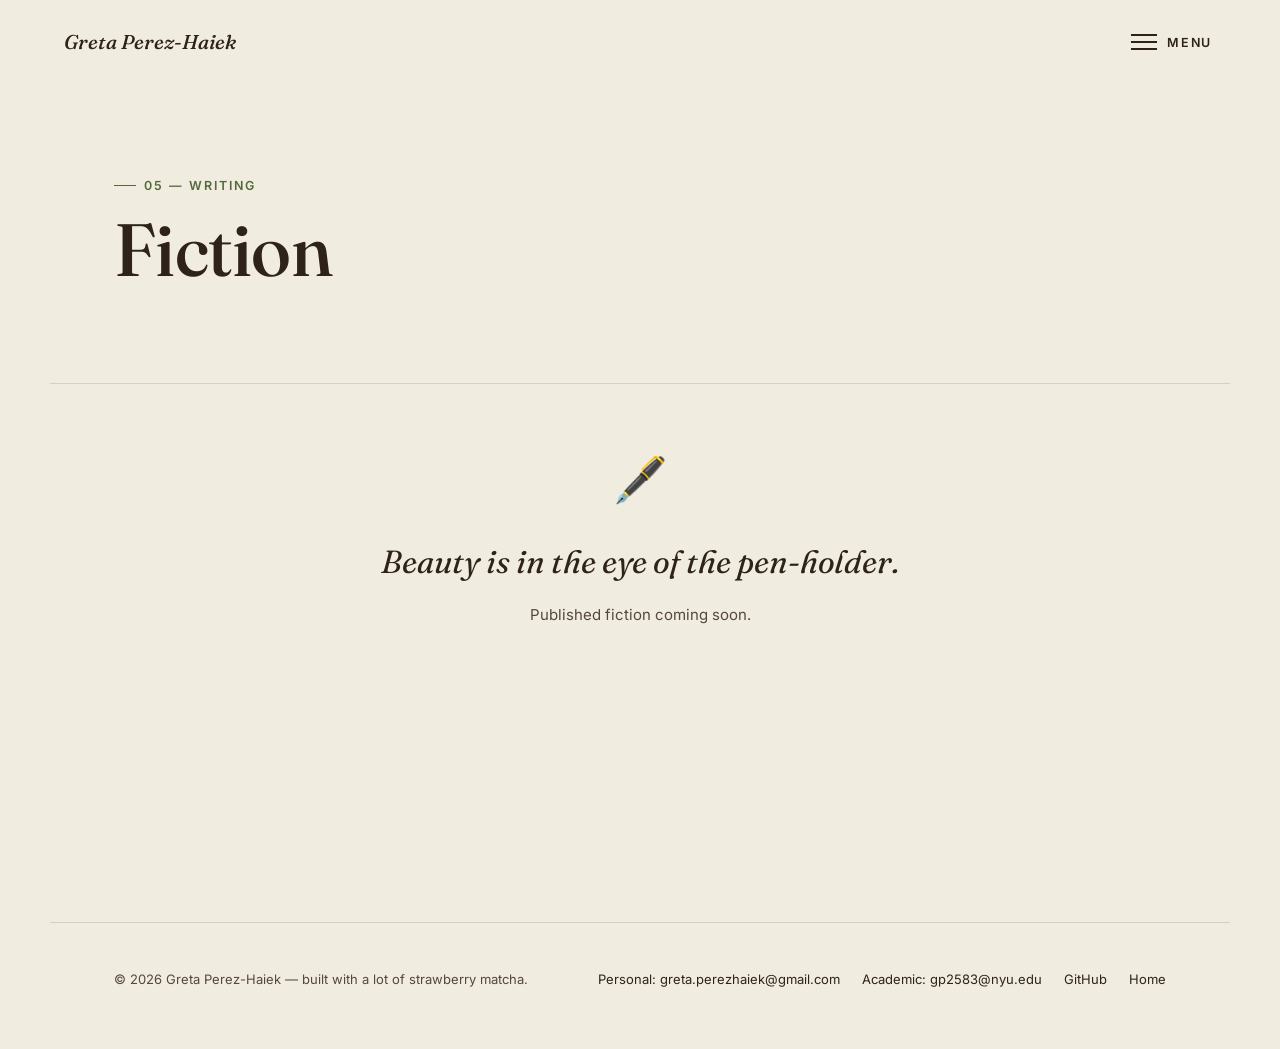
<file: fiction.html>
<!doctype html>
<html lang="en">
<head>
<meta charset="utf-8" />
<meta name="viewport" content="width=device-width, initial-scale=1" />
<title>Fiction — Greta Perez-Haiek</title>
<link rel="preconnect" href="https://fonts.googleapis.com" />
<link rel="preconnect" href="https://fonts.gstatic.com" crossorigin />
<link href="https://fonts.googleapis.com/css2?family=Fraunces:ital,opsz,wght@0,9..144,300;0,9..144,500;0,9..144,600;1,9..144,400;1,9..144,500&family=Inter:wght@400;500;600&display=swap" rel="stylesheet" />
<link rel="stylesheet" href="assets/css/style.css" />
</head>
<body>

  <header class="topbar">
    <a class="wordmark" href="index.html">Greta Perez-Haiek</a>
    <button class="menu-btn" aria-label="Toggle menu">
      <span class="bars"><span></span><span></span><span></span></span>
      Menu
    </button>
  </header>

  <nav class="overlay-nav" aria-label="Primary">
    <ul class="overlay-nav-list">
      <li><a href="index.html"><span class="num">01</span> Home</a></li>
      <li><a href="publications.html"><span class="num">02</span> Publications</a></li>
      <li><a href="projects.html"><span class="num">03</span> Projects</a></li>
      <li><a href="gallery.html"><span class="num">04</span> Photo Gallery</a></li>
      <li><a href="fiction.html"><span class="num">05</span> Fiction</a></li>
      <li><a href="mentorship.html"><span class="num">06</span> Mentorship</a></li>
    </ul>
    <div class="overlay-nav-foot">
      <span>&copy; <span class="js-year"></span> Greta Perez-Haiek</span>
      <a href="mailto:greta.perezhaiek@gmail.com">greta.perezhaiek@gmail.com</a>
    </div>
  </nav>

  <div class="page-hero">
    <div class="eyebrow">05 — Writing</div>
    <h1>Fiction</h1>
  </div>

  <div class="section">
    <div class="fiction-empty reveal">
      <div class="fiction-empty-emoji" aria-hidden="true">🖋️</div>
      <p class="fiction-empty-line">Beauty is in the eye of the pen-holder.</p>
      <p class="fiction-empty-sub">Published fiction coming soon.</p>
    </div>
  </div>

  <footer class="site-footer">
    <span>&copy; <span class="js-year"></span> Greta Perez-Haiek — built with a lot of strawberry matcha.</span>
    <span class="footer-links">
      <a href="mailto:greta.perezhaiek@gmail.com">Personal: greta.perezhaiek@gmail.com</a>
      <a href="mailto:gp2583@nyu.edu">Academic: gp2583@nyu.edu</a>
      <a href="https://github.com/mythicane">GitHub</a>
      <a href="index.html">Home</a>
    </span>
  </footer>

  <script src="assets/js/main.js"></script>
</body>
</html>
</file>
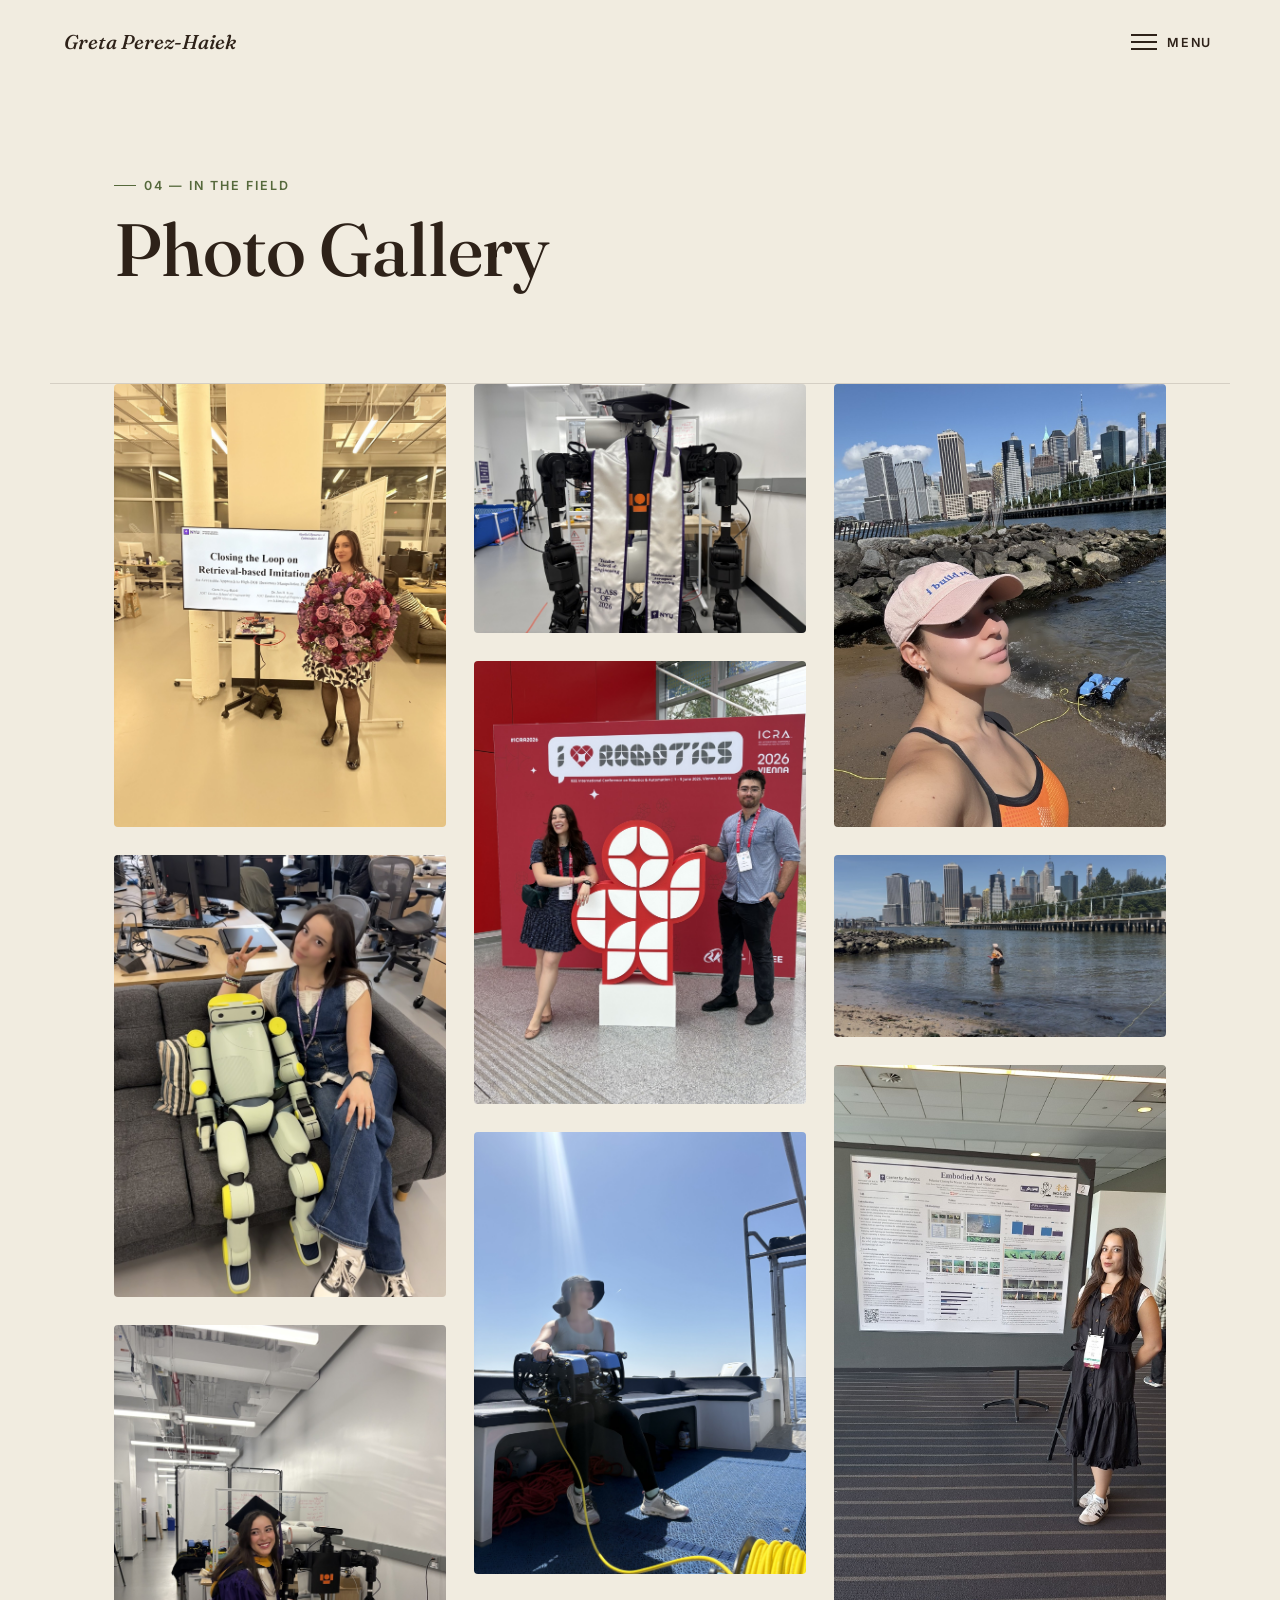
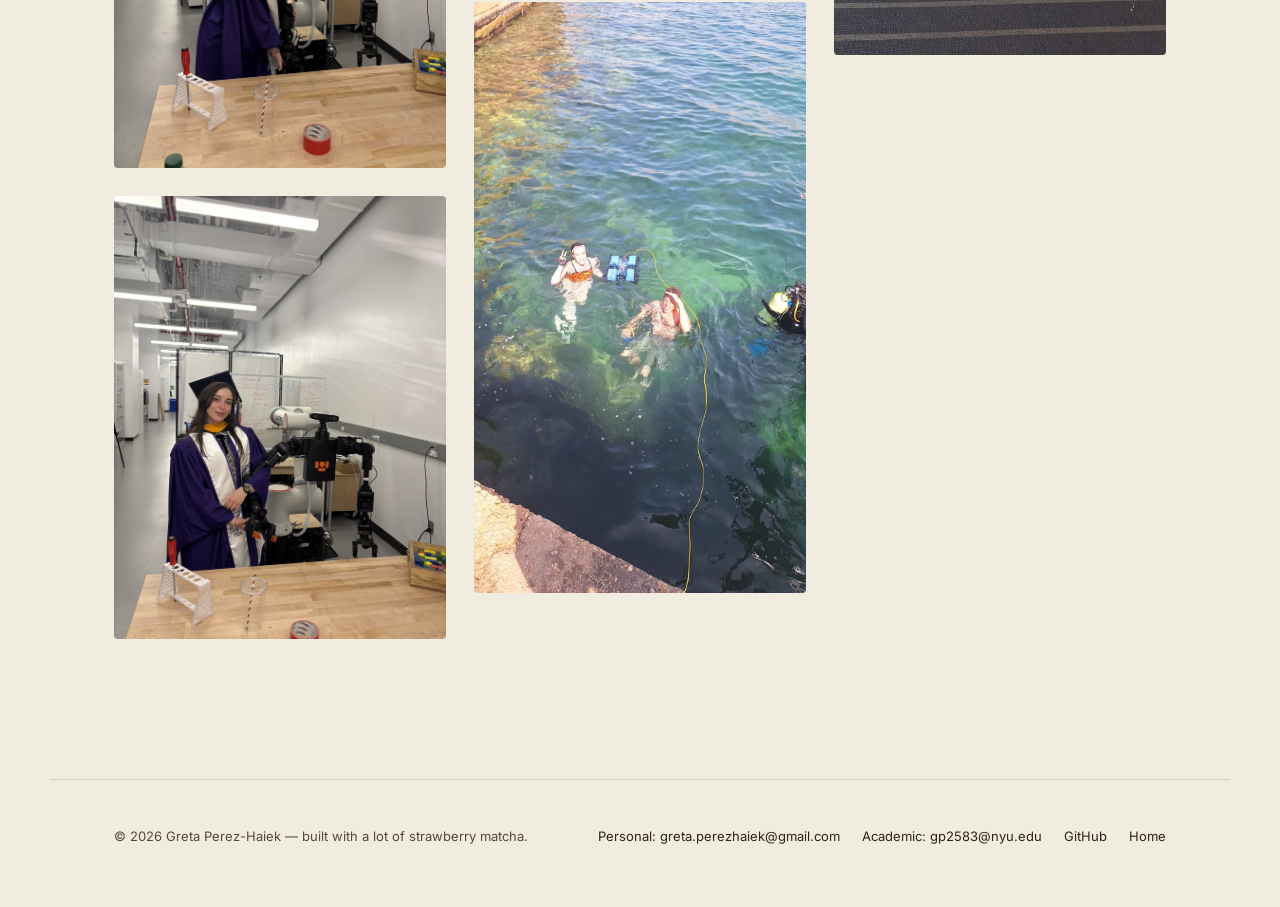
<file: gallery.html>
<!doctype html>
<html lang="en">
<head>
<meta charset="utf-8" />
<meta name="viewport" content="width=device-width, initial-scale=1" />
<title>Photo Gallery — Greta Perez-Haiek</title>
<link rel="preconnect" href="https://fonts.googleapis.com" />
<link rel="preconnect" href="https://fonts.gstatic.com" crossorigin />
<link href="https://fonts.googleapis.com/css2?family=Fraunces:ital,opsz,wght@0,9..144,300;0,9..144,500;0,9..144,600;1,9..144,400;1,9..144,500&family=Inter:wght@400;500;600&display=swap" rel="stylesheet" />
<link rel="stylesheet" href="assets/css/style.css" />
</head>
<body>

  <header class="topbar">
    <a class="wordmark" href="index.html">Greta Perez-Haiek</a>
    <button class="menu-btn" aria-label="Toggle menu">
      <span class="bars"><span></span><span></span><span></span></span>
      Menu
    </button>
  </header>

  <nav class="overlay-nav" aria-label="Primary">
    <ul class="overlay-nav-list">
      <li><a href="index.html"><span class="num">01</span> Home</a></li>
      <li><a href="publications.html"><span class="num">02</span> Publications</a></li>
      <li><a href="projects.html"><span class="num">03</span> Projects</a></li>
      <li><a href="gallery.html"><span class="num">04</span> Photo Gallery</a></li>
      <li><a href="fiction.html"><span class="num">05</span> Fiction</a></li>
      <li><a href="mentorship.html"><span class="num">06</span> Mentorship</a></li>
    </ul>
    <div class="overlay-nav-foot">
      <span>&copy; <span class="js-year"></span> Greta Perez-Haiek</span>
      <a href="mailto:greta.perezhaiek@gmail.com">greta.perezhaiek@gmail.com</a>
    </div>
  </nav>

  <div class="page-hero">
    <div class="eyebrow">04 — In the field</div>
    <h1>Photo Gallery</h1>
  </div>

  <div class="gallery-board">
    <div class="gallery-tile reveal">
      <img src="assets/img/gallery/2025-12-thesis-defense.jpg" alt="Greta Perez-Haiek holding flowers after her MSc thesis defense, next to the title slide" loading="lazy">
    </div>

    <div class="gallery-tile reveal">
      <img src="assets/img/gallery/2026-04-lab-humanoid.jpg" alt="Greta Perez-Haiek sitting with the lab's bipedal humanoid robot, giving a peace sign" loading="lazy">
    </div>

    <div class="gallery-tile reveal">
      <img src="assets/img/gallery/2026-05-commencement-1.jpg" alt="Greta Perez-Haiek smiling in cap and gown at NYU commencement, next to a robot arm" loading="lazy">
    </div>

    <div class="gallery-tile reveal">
      <img src="assets/img/gallery/2026-05-commencement-2.jpg" alt="Greta Perez-Haiek in cap and gown at NYU commencement, a second photo" loading="lazy">
    </div>

    <div class="gallery-tile reveal">
      <img src="assets/img/gallery/2026-05-robot-graduate.jpg" alt="The lab's robot wearing a graduation cap and Class of 2026 stole" loading="lazy">
    </div>

    <div class="gallery-tile reveal">
      <img src="assets/img/gallery/2026-06-icra-vienna.jpg" alt="Greta Perez-Haiek and a colleague at ICRA 2026 in Vienna" loading="lazy">
    </div>

    <div class="gallery-tile reveal">
      <img src="assets/img/gallery/2026-06-bluerov-trials.jpg" alt="Greta Perez-Haiek piloting a BlueROV from a boat at sea" loading="lazy">
    </div>

    <div class="gallery-tile reveal">
      <img src="assets/img/gallery/2026-malta-trials.jpg" alt="Two swimmers and a diver with the ROV in Manoel Island Marina, Malta" loading="lazy">
    </div>

    <div class="gallery-tile reveal">
      <img src="assets/img/gallery/2026-08-shore-deployment.jpg" alt="Greta Perez-Haiek wading the ROV out of the water with the Manhattan skyline behind her" loading="lazy">
    </div>

    <div class="gallery-tile reveal">
      <img src="assets/img/gallery/2026-08-teleop-harbor.jpg" alt="Greta Perez-Haiek wading in NYC harbor at dusk with a camera rig, skyline behind her" loading="lazy">
    </div>

    <div class="gallery-tile reveal">
      <img src="assets/img/gallery/2026-10-iros-poster.jpg" alt="Greta Perez-Haiek presenting the Embodied at Sea poster at IROS 2026" loading="lazy">
    </div>
  </div>

  <footer class="site-footer">
    <span>&copy; <span class="js-year"></span> Greta Perez-Haiek — built with a lot of strawberry matcha.</span>
    <span class="footer-links">
      <a href="mailto:greta.perezhaiek@gmail.com">Personal: greta.perezhaiek@gmail.com</a>
      <a href="mailto:gp2583@nyu.edu">Academic: gp2583@nyu.edu</a>
      <a href="https://github.com/mythicane">GitHub</a>
      <a href="index.html">Home</a>
    </span>
  </footer>

  <script src="assets/js/main.js"></script>
</body>
</html>
</file>
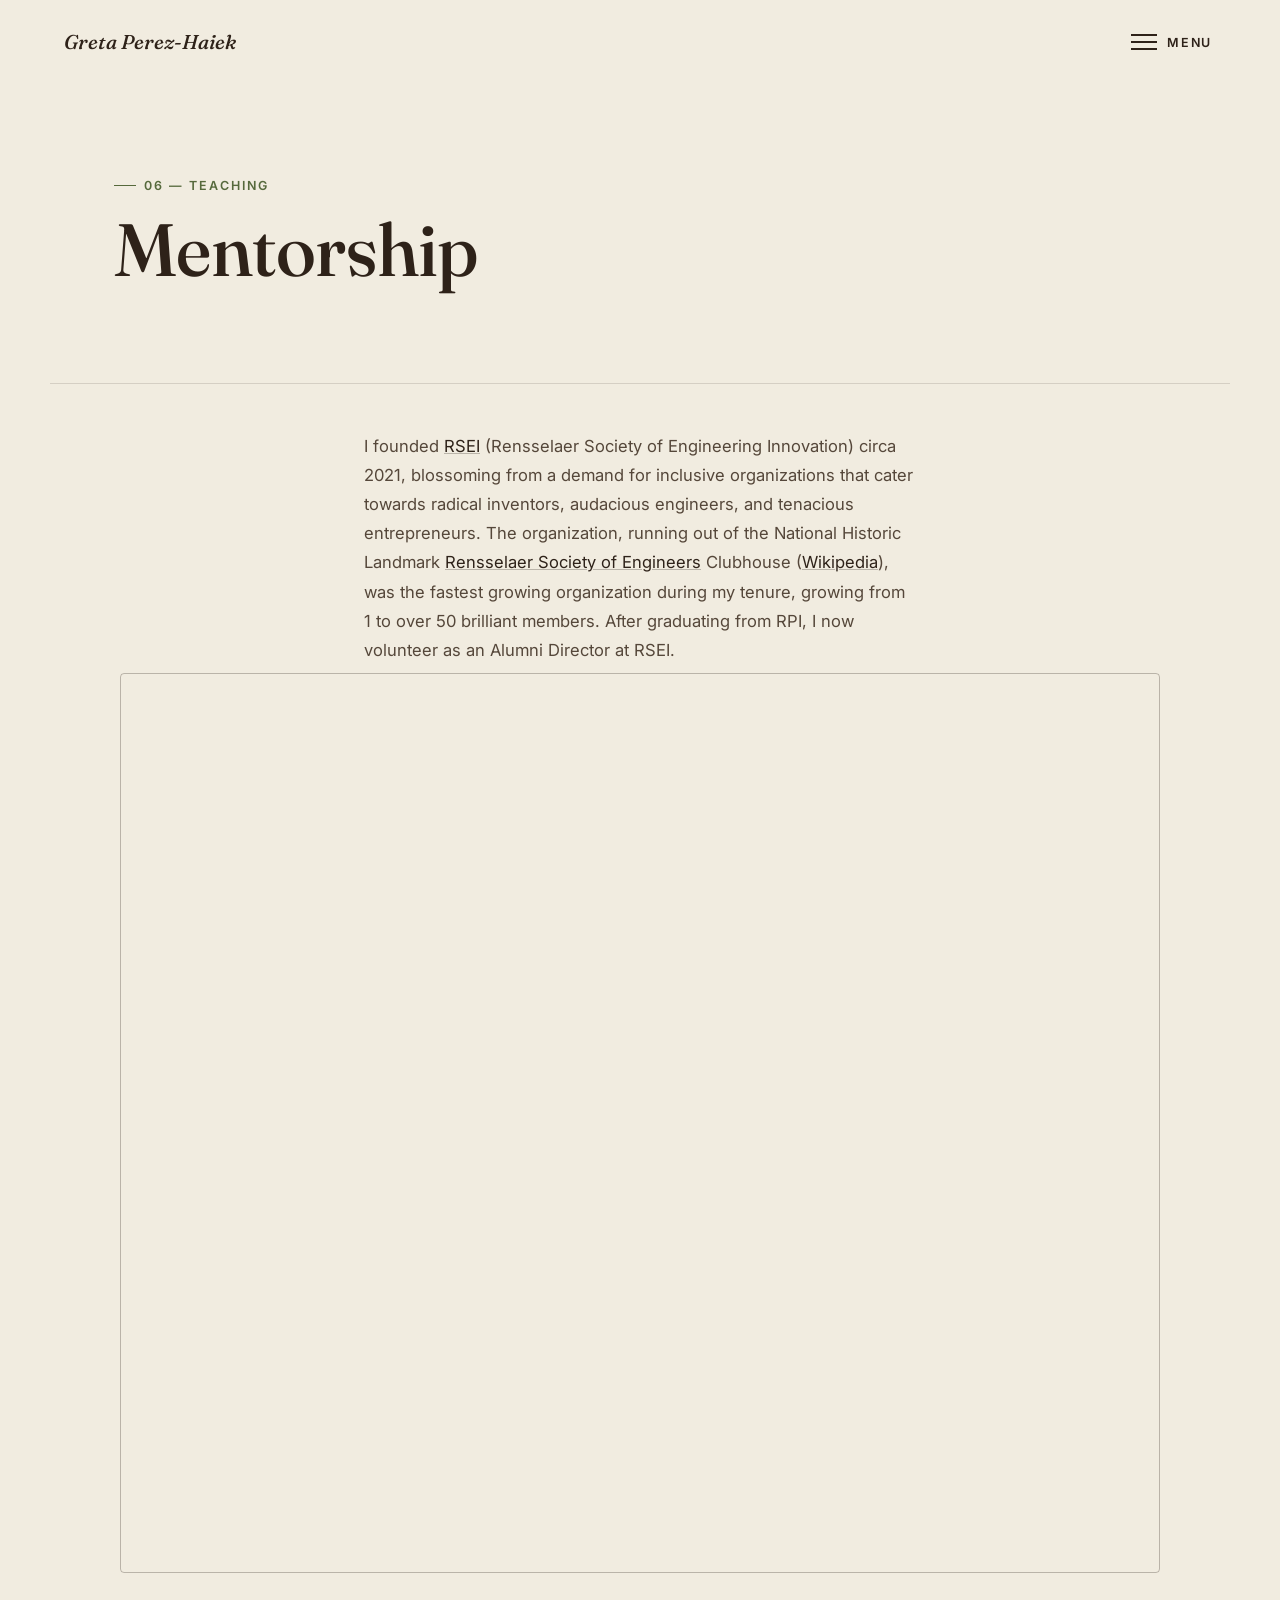
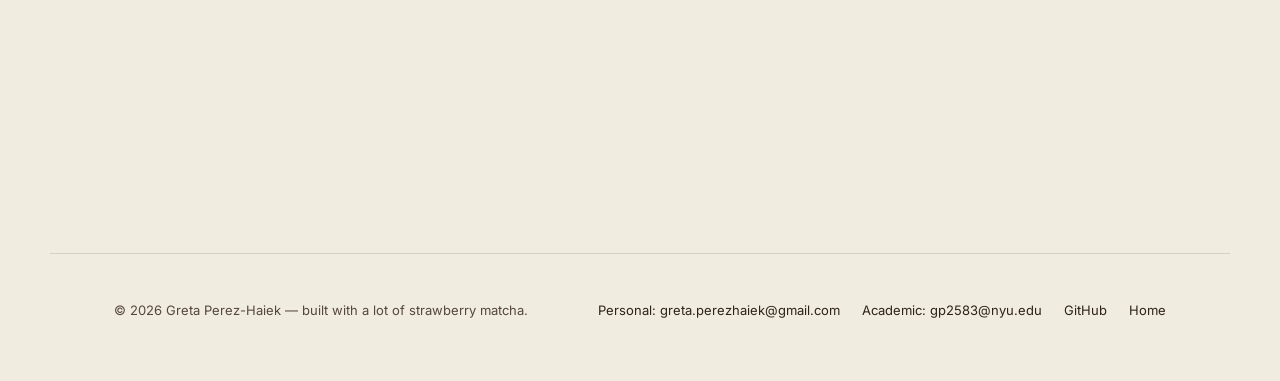
<file: mentorship.html>
<!doctype html>
<html lang="en">
<head>
<meta charset="utf-8" />
<meta name="viewport" content="width=device-width, initial-scale=1" />
<title>Mentorship — Greta Perez-Haiek</title>
<link rel="preconnect" href="https://fonts.googleapis.com" />
<link rel="preconnect" href="https://fonts.gstatic.com" crossorigin />
<link href="https://fonts.googleapis.com/css2?family=Fraunces:ital,opsz,wght@0,9..144,300;0,9..144,500;0,9..144,600;1,9..144,400;1,9..144,500&family=Inter:wght@400;500;600&display=swap" rel="stylesheet" />
<link rel="stylesheet" href="assets/css/style.css" />
</head>
<body>

  <header class="topbar">
    <a class="wordmark" href="index.html">Greta Perez-Haiek</a>
    <button class="menu-btn" aria-label="Toggle menu">
      <span class="bars"><span></span><span></span><span></span></span>
      Menu
    </button>
  </header>

  <nav class="overlay-nav" aria-label="Primary">
    <ul class="overlay-nav-list">
      <li><a href="index.html"><span class="num">01</span> Home</a></li>
      <li><a href="publications.html"><span class="num">02</span> Publications</a></li>
      <li><a href="projects.html"><span class="num">03</span> Projects</a></li>
      <li><a href="gallery.html"><span class="num">04</span> Photo Gallery</a></li>
      <li><a href="fiction.html"><span class="num">05</span> Fiction</a></li>
      <li><a href="mentorship.html"><span class="num">06</span> Mentorship</a></li>
    </ul>
    <div class="overlay-nav-foot">
      <span>&copy; <span class="js-year"></span> Greta Perez-Haiek</span>
      <a href="mailto:greta.perezhaiek@gmail.com">greta.perezhaiek@gmail.com</a>
    </div>
  </nav>

  <div class="page-hero">
    <div class="eyebrow">06 — Teaching</div>
    <h1>Mentorship</h1>
  </div>

  <p class="wrap intro-para reveal">
    I founded <a href="https://rsei.tech/" target="_blank" rel="noopener">RSEI</a> (Rensselaer Society of Engineering Innovation) circa 2021, blossoming from a demand for inclusive organizations that cater towards radical inventors, audacious engineers, and tenacious entrepreneurs. The organization, running out of the National Historic Landmark <a href="https://rse.org/" target="_blank" rel="noopener">Rensselaer Society of Engineers</a> Clubhouse (<a href="https://en.wikipedia.org/wiki/Rensselaer_Society_of_Engineers" target="_blank" rel="noopener">Wikipedia</a>), was the fastest growing organization during my tenure, growing from 1 to over 50 brilliant members. After graduating from RPI, I now volunteer as an Alumni Director at RSEI.
  </p>

  <div class="section">
    <div class="pdf-embed reveal">
      <iframe src="assets/pdf/RSEction_may2023.pdf#navpanes=0" title="InteRSEction, May 2023"></iframe>
    </div>
  </div>

  <footer class="site-footer">
    <span>&copy; <span class="js-year"></span> Greta Perez-Haiek — built with a lot of strawberry matcha.</span>
    <span class="footer-links">
      <a href="mailto:greta.perezhaiek@gmail.com">Personal: greta.perezhaiek@gmail.com</a>
      <a href="mailto:gp2583@nyu.edu">Academic: gp2583@nyu.edu</a>
      <a href="https://github.com/mythicane">GitHub</a>
      <a href="index.html">Home</a>
    </span>
  </footer>

  <script src="assets/js/main.js"></script>
</body>
</html>
</file>
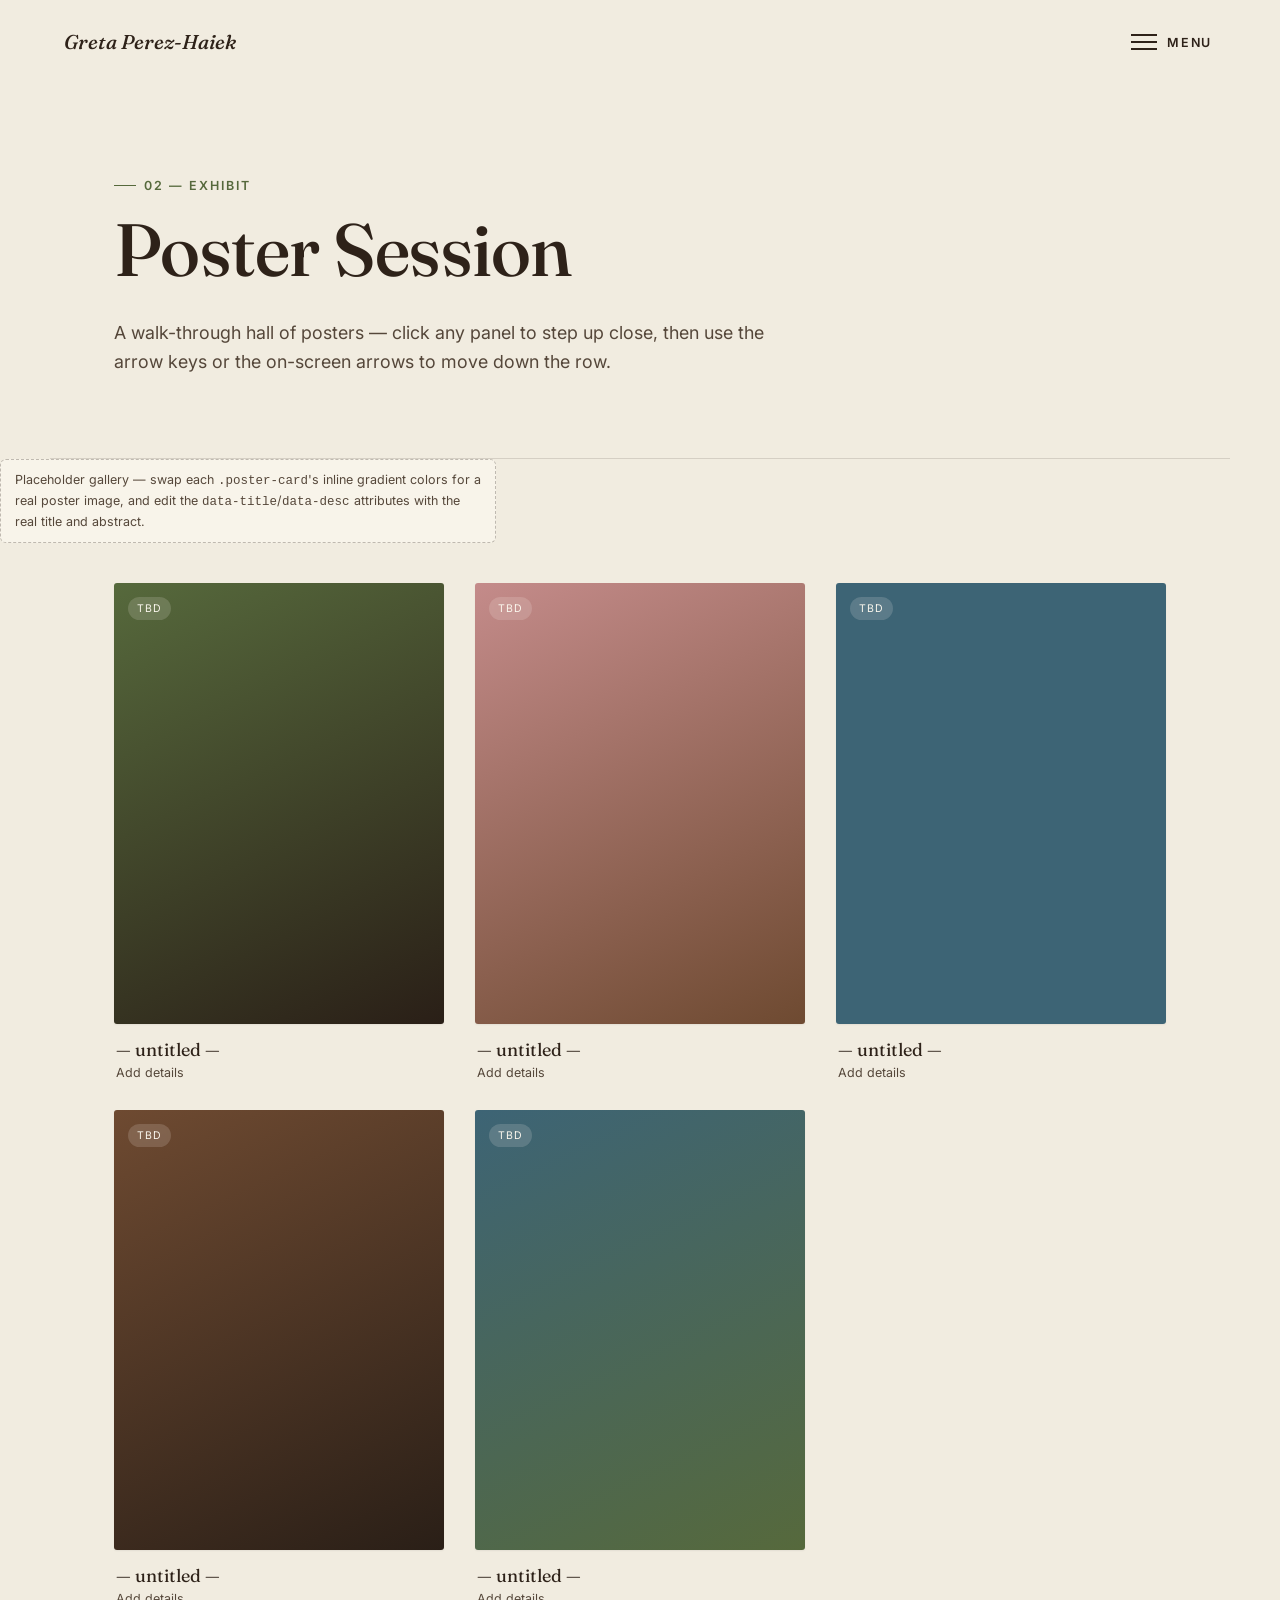
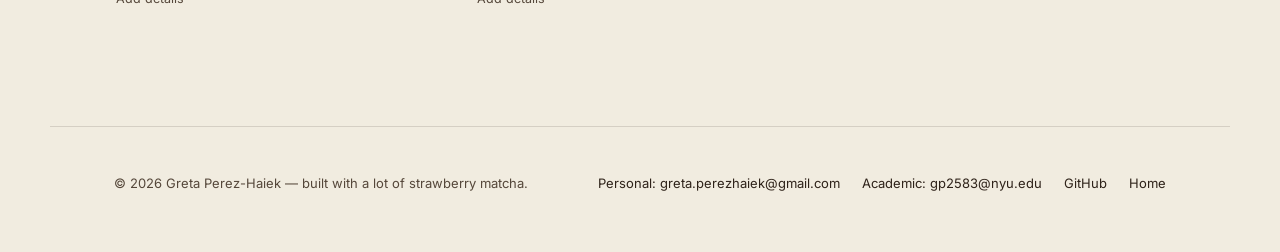
<file: poster-session.html>
<!doctype html>
<html lang="en">
<head>
<meta charset="utf-8" />
<meta name="viewport" content="width=device-width, initial-scale=1" />
<title>Poster Session — Greta Perez-Haiek</title>
<link rel="preconnect" href="https://fonts.googleapis.com" />
<link rel="preconnect" href="https://fonts.gstatic.com" crossorigin />
<link href="https://fonts.googleapis.com/css2?family=Fraunces:ital,opsz,wght@0,9..144,300;0,9..144,500;0,9..144,600;1,9..144,400;1,9..144,500&family=Inter:wght@400;500;600&display=swap" rel="stylesheet" />
<link rel="stylesheet" href="assets/css/style.css" />
</head>
<body>

  <header class="topbar">
    <a class="wordmark" href="index.html">Greta Perez-Haiek</a>
    <button class="menu-btn" aria-label="Toggle menu">
      <span class="bars"><span></span><span></span><span></span></span>
      Menu
    </button>
  </header>

  <nav class="overlay-nav" aria-label="Primary">
    <ul class="overlay-nav-list">
      <li><a href="index.html"><span class="num">01</span> Home</a></li>
      <li><a href="publications.html"><span class="num">02</span> Publications</a></li>
      <li><a href="projects.html"><span class="num">03</span> Projects</a></li>
      <li><a href="gallery.html"><span class="num">04</span> Photo Gallery</a></li>
      <li><a href="fiction.html"><span class="num">05</span> Fiction</a></li>
      <li><a href="mentorship.html"><span class="num">06</span> Mentorship</a></li>
    </ul>
    <div class="overlay-nav-foot">
      <span>&copy; <span class="js-year"></span> Greta Perez-Haiek</span>
      <a href="mailto:greta.perezhaiek@gmail.com">greta.perezhaiek@gmail.com</a>
    </div>
  </nav>

  <div class="page-hero">
    <div class="eyebrow">02 — Exhibit</div>
    <h1>Poster Session</h1>
    <p class="lede">A walk-through hall of posters — click any panel to step up close, then use the arrow keys or the on-screen arrows to move down the row.</p>
  </div>

  <p class="wrap placeholder-note">Placeholder gallery — swap each <code>.poster-card</code>'s inline gradient colors for a real poster image, and edit the <code>data-title</code>/<code>data-desc</code> attributes with the real title and abstract.</p>

  <div class="poster-grid">
    <button class="poster-card" data-title="Dataset placeholder" data-desc="Add your first poster here — title, venue, one-paragraph abstract." data-c1="#56693c" data-c2="#2a1f17">
      <div class="poster-frame" style="--pc1:#56693c;--pc2:#2a1f17"><span class="poster-tag">TBD</span></div>
      <div class="poster-meta"><div class="poster-title">— untitled —</div><div class="poster-sub">Add details</div></div>
    </button>

    <button class="poster-card" data-title="Dataset placeholder" data-desc="Add your second poster here — title, venue, one-paragraph abstract." data-c1="#c48b8a" data-c2="#6e4a31">
      <div class="poster-frame" style="--pc1:#c48b8a;--pc2:#6e4a31"><span class="poster-tag">TBD</span></div>
      <div class="poster-meta"><div class="poster-title">— untitled —</div><div class="poster-sub">Add details</div></div>
    </button>

    <button class="poster-card" data-title="Dataset placeholder" data-desc="Add your third poster here — title, venue, one-paragraph abstract." data-c1="#3d6475" data-c2="#3d6475">
      <div class="poster-frame" style="--pc1:#3d6475;--pc2:#3d6475"><span class="poster-tag">TBD</span></div>
      <div class="poster-meta"><div class="poster-title">— untitled —</div><div class="poster-sub">Add details</div></div>
    </button>

    <button class="poster-card" data-title="Dataset placeholder" data-desc="Add your fourth poster here — title, venue, one-paragraph abstract." data-c1="#6e4a31" data-c2="#2a1f17">
      <div class="poster-frame" style="--pc1:#6e4a31;--pc2:#2a1f17"><span class="poster-tag">TBD</span></div>
      <div class="poster-meta"><div class="poster-title">— untitled —</div><div class="poster-sub">Add details</div></div>
    </button>

    <button class="poster-card" data-title="Dataset placeholder" data-desc="Add your fifth poster here — title, venue, one-paragraph abstract." data-c1="#3d6475" data-c2="#56693c">
      <div class="poster-frame" style="--pc1:#3d6475;--pc2:#56693c"><span class="poster-tag">TBD</span></div>
      <div class="poster-meta"><div class="poster-title">— untitled —</div><div class="poster-sub">Add details</div></div>
    </button>
  </div>

  <div class="lightbox">
    <button class="lightbox-close" aria-label="Close">&#10005;</button>
    <button class="lightbox-prev" aria-label="Previous">&#8592;</button>
    <button class="lightbox-next" aria-label="Next">&#8594;</button>
    <div class="lightbox-panel">
      <div class="lightbox-frame"></div>
      <h3></h3>
      <p></p>
    </div>
  </div>

  <footer class="site-footer">
    <span>&copy; <span class="js-year"></span> Greta Perez-Haiek — built with a lot of strawberry matcha.</span>
    <span class="footer-links">
      <a href="mailto:greta.perezhaiek@gmail.com">Personal: greta.perezhaiek@gmail.com</a>
      <a href="mailto:gp2583@nyu.edu">Academic: gp2583@nyu.edu</a>
      <a href="https://github.com/mythicane">GitHub</a>
      <a href="index.html">Home</a>
    </span>
  </footer>

  <script src="assets/js/main.js"></script>
</body>
</html>
</file>
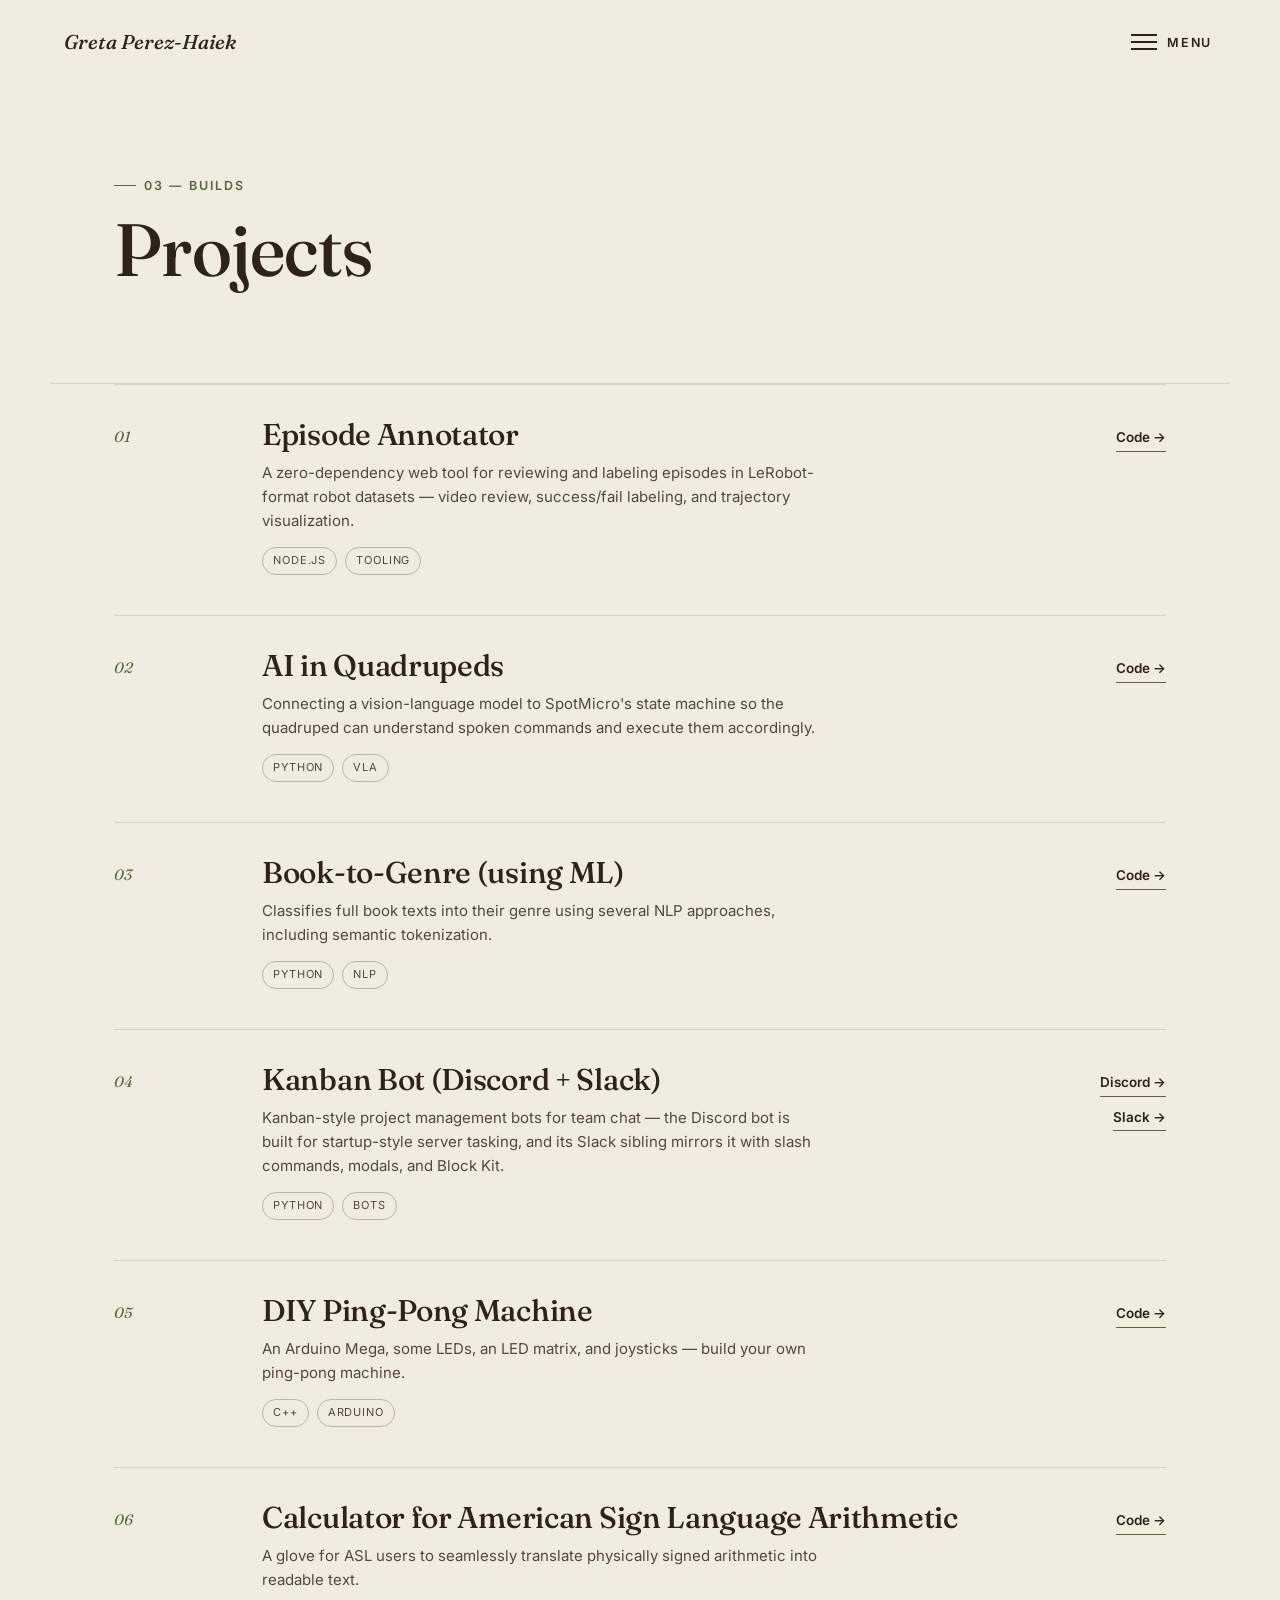
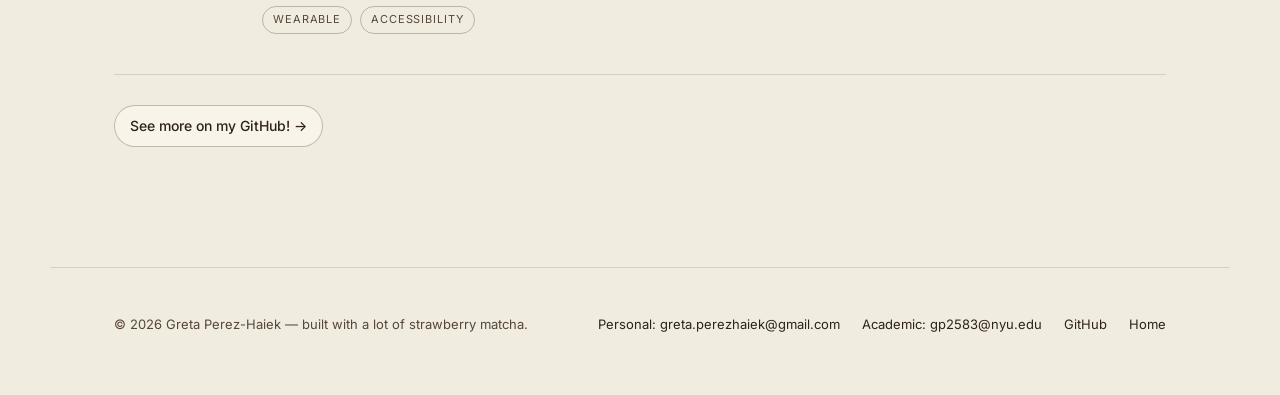
<file: projects.html>
<!doctype html>
<html lang="en">
<head>
<meta charset="utf-8" />
<meta name="viewport" content="width=device-width, initial-scale=1" />
<title>Projects — Greta Perez-Haiek</title>
<link rel="preconnect" href="https://fonts.googleapis.com" />
<link rel="preconnect" href="https://fonts.gstatic.com" crossorigin />
<link href="https://fonts.googleapis.com/css2?family=Fraunces:ital,opsz,wght@0,9..144,300;0,9..144,500;0,9..144,600;1,9..144,400;1,9..144,500&family=Inter:wght@400;500;600&display=swap" rel="stylesheet" />
<link rel="stylesheet" href="assets/css/style.css" />
</head>
<body>

  <header class="topbar">
    <a class="wordmark" href="index.html">Greta Perez-Haiek</a>
    <button class="menu-btn" aria-label="Toggle menu">
      <span class="bars"><span></span><span></span><span></span></span>
      Menu
    </button>
  </header>

  <nav class="overlay-nav" aria-label="Primary">
    <ul class="overlay-nav-list">
      <li><a href="index.html"><span class="num">01</span> Home</a></li>
      <li><a href="publications.html"><span class="num">02</span> Publications</a></li>
      <li><a href="projects.html"><span class="num">03</span> Projects</a></li>
      <li><a href="gallery.html"><span class="num">04</span> Photo Gallery</a></li>
      <li><a href="fiction.html"><span class="num">05</span> Fiction</a></li>
      <li><a href="mentorship.html"><span class="num">06</span> Mentorship</a></li>
    </ul>
    <div class="overlay-nav-foot">
      <span>&copy; <span class="js-year"></span> Greta Perez-Haiek</span>
      <a href="mailto:greta.perezhaiek@gmail.com">greta.perezhaiek@gmail.com</a>
    </div>
  </nav>

  <div class="page-hero">
    <div class="eyebrow">03 — Builds</div>
    <h1>Projects</h1>
  </div>

  <div class="section">
    <div class="entry-list reveal-stagger">
      <div class="entry reveal">
        <div class="entry-index">01</div>
        <div>
          <h3 class="entry-title">Episode Annotator</h3>
          <p class="entry-desc">A zero-dependency web tool for reviewing and labeling episodes in LeRobot-format robot datasets — video review, success/fail labeling, and trajectory visualization.</p>
          <div class="entry-tags"><span class="tag">Node.js</span><span class="tag">Tooling</span></div>
        </div>
        <div class="entry-links">
          <a href="https://github.com/mythicane/annotation-tool" target="_blank" rel="noopener">Code →</a>
        </div>
      </div>

      <div class="entry reveal">
        <div class="entry-index">02</div>
        <div>
          <h3 class="entry-title">AI in Quadrupeds</h3>
          <p class="entry-desc">Connecting a vision-language model to SpotMicro's state machine so the quadruped can understand spoken commands and execute them accordingly.</p>
          <div class="entry-tags"><span class="tag">Python</span><span class="tag">VLA</span></div>
        </div>
        <div class="entry-links">
          <a href="https://github.com/mythicane/AI-in-Quadrupeds" target="_blank" rel="noopener">Code →</a>
        </div>
      </div>

      <div class="entry reveal">
        <div class="entry-index">03</div>
        <div>
          <h3 class="entry-title">Book-to-Genre (using ML)</h3>
          <p class="entry-desc">Classifies full book texts into their genre using several NLP approaches, including semantic tokenization.</p>
          <div class="entry-tags"><span class="tag">Python</span><span class="tag">NLP</span></div>
        </div>
        <div class="entry-links">
          <a href="https://github.com/mythicane/Book-To-Genre-using-ML" target="_blank" rel="noopener">Code →</a>
        </div>
      </div>

      <div class="entry reveal">
        <div class="entry-index">04</div>
        <div>
          <h3 class="entry-title">Kanban Bot (Discord + Slack)</h3>
          <p class="entry-desc">Kanban-style project management bots for team chat — the Discord bot is built for startup-style server tasking, and its Slack sibling mirrors it with slash commands, modals, and Block Kit.</p>
          <div class="entry-tags"><span class="tag">Python</span><span class="tag">Bots</span></div>
        </div>
        <div class="entry-links">
          <a href="https://github.com/mythicane/Kanban-Discord-Bot" target="_blank" rel="noopener">Discord →</a>
          <a href="https://github.com/mythicane/Kanban-Slack-Bot" target="_blank" rel="noopener">Slack →</a>
        </div>
      </div>

      <div class="entry reveal">
        <div class="entry-index">05</div>
        <div>
          <h3 class="entry-title">DIY Ping-Pong Machine</h3>
          <p class="entry-desc">An Arduino Mega, some LEDs, an LED matrix, and joysticks — build your own ping-pong machine.</p>
          <div class="entry-tags"><span class="tag">C++</span><span class="tag">Arduino</span></div>
        </div>
        <div class="entry-links">
          <a href="https://github.com/mythicane/DIY-Ping-Pong-Machine" target="_blank" rel="noopener">Code →</a>
        </div>
      </div>

      <div class="entry reveal">
        <div class="entry-index">06</div>
        <div>
          <h3 class="entry-title">Calculator for American Sign Language Arithmetic</h3>
          <p class="entry-desc">A glove for ASL users to seamlessly translate physically signed arithmetic into readable text.</p>
          <div class="entry-tags"><span class="tag">Wearable</span><span class="tag">Accessibility</span></div>
        </div>
        <div class="entry-links">
          <a href="https://github.com/mythicane/Calculator-for-American-Sign-Language-Arithmetic" target="_blank" rel="noopener">Code →</a>
        </div>
      </div>
    </div>

    <div class="entry-list-more reveal">
      <a class="pl" href="https://github.com/mythicane" target="_blank" rel="noopener">See more on my GitHub! →</a>
    </div>
  </div>

  <footer class="site-footer">
    <span>&copy; <span class="js-year"></span> Greta Perez-Haiek — built with a lot of strawberry matcha.</span>
    <span class="footer-links">
      <a href="mailto:greta.perezhaiek@gmail.com">Personal: greta.perezhaiek@gmail.com</a>
      <a href="mailto:gp2583@nyu.edu">Academic: gp2583@nyu.edu</a>
      <a href="https://github.com/mythicane">GitHub</a>
      <a href="index.html">Home</a>
    </span>
  </footer>

  <script src="assets/js/main.js"></script>
</body>
</html>
</file>
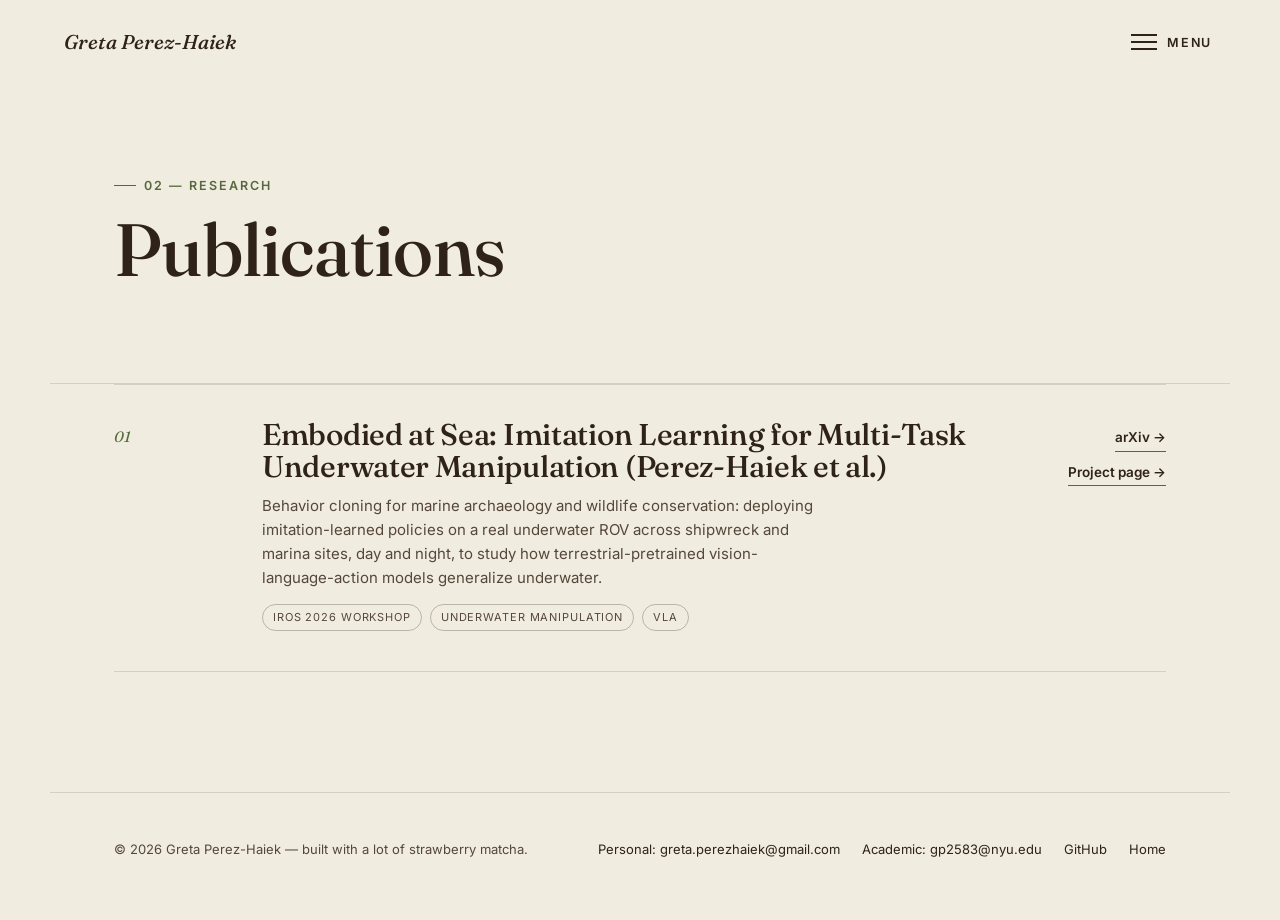
<file: publications.html>
<!doctype html>
<html lang="en">
<head>
<meta charset="utf-8" />
<meta name="viewport" content="width=device-width, initial-scale=1" />
<title>Publications — Greta Perez-Haiek</title>
<link rel="preconnect" href="https://fonts.googleapis.com" />
<link rel="preconnect" href="https://fonts.gstatic.com" crossorigin />
<link href="https://fonts.googleapis.com/css2?family=Fraunces:ital,opsz,wght@0,9..144,300;0,9..144,500;0,9..144,600;1,9..144,400;1,9..144,500&family=Inter:wght@400;500;600&display=swap" rel="stylesheet" />
<link rel="stylesheet" href="assets/css/style.css" />
</head>
<body>

  <header class="topbar">
    <a class="wordmark" href="index.html">Greta Perez-Haiek</a>
    <button class="menu-btn" aria-label="Toggle menu">
      <span class="bars"><span></span><span></span><span></span></span>
      Menu
    </button>
  </header>

  <nav class="overlay-nav" aria-label="Primary">
    <ul class="overlay-nav-list">
      <li><a href="index.html"><span class="num">01</span> Home</a></li>
      <li><a href="publications.html"><span class="num">02</span> Publications</a></li>
      <li><a href="projects.html"><span class="num">03</span> Projects</a></li>
      <li><a href="gallery.html"><span class="num">04</span> Photo Gallery</a></li>
      <li><a href="fiction.html"><span class="num">05</span> Fiction</a></li>
      <li><a href="mentorship.html"><span class="num">06</span> Mentorship</a></li>
    </ul>
    <div class="overlay-nav-foot">
      <span>&copy; <span class="js-year"></span> Greta Perez-Haiek</span>
      <a href="mailto:greta.perezhaiek@gmail.com">greta.perezhaiek@gmail.com</a>
    </div>
  </nav>

  <div class="page-hero">
    <div class="eyebrow">02 — Research</div>
    <h1>Publications</h1>
  </div>

  <div class="section">
    <div class="entry-list reveal-stagger">
      <div class="entry reveal">
        <div class="entry-index">01</div>
        <div>
          <h3 class="entry-title">Embodied at Sea: Imitation Learning for Multi-Task Underwater Manipulation (Perez-Haiek et al.)</h3>
          <p class="entry-desc">Behavior cloning for marine archaeology and wildlife conservation: deploying imitation-learned policies on a real underwater ROV across shipwreck and marina sites, day and night, to study how terrestrial-pretrained vision-language-action models generalize underwater.</p>
          <div class="entry-tags"><span class="tag">IROS 2026 Workshop</span><span class="tag">Underwater Manipulation</span><span class="tag">VLA</span></div>
        </div>
        <div class="entry-links">
          <a href="https://arxiv.org/abs/2610.38199" target="_blank" rel="noopener">arXiv →</a>
          <a href="https://lair-research-nyu.github.io/Embodied-at-Sea/" target="_blank" rel="noopener">Project page →</a>
        </div>
      </div>
    </div>
  </div>

  <footer class="site-footer">
    <span>&copy; <span class="js-year"></span> Greta Perez-Haiek — built with a lot of strawberry matcha.</span>
    <span class="footer-links">
      <a href="mailto:greta.perezhaiek@gmail.com">Personal: greta.perezhaiek@gmail.com</a>
      <a href="mailto:gp2583@nyu.edu">Academic: gp2583@nyu.edu</a>
      <a href="https://github.com/mythicane">GitHub</a>
      <a href="index.html">Home</a>
    </span>
  </footer>

  <script src="assets/js/main.js"></script>
</body>
</html>
</file>
<file: assets/css/style.css>
/* ============================================================
   Design system — warm, editorial, gallery-like.
   Restrained palette (cream + ink + one rust accent), large
   expressive serif display type, generous whitespace.
   ============================================================ */

:root {
  /* Earthy palette: moss green, river blue, dusty rose, bark brown. */
  --cream: #f1ece0;
  --paper: #f8f4ea;
  --ink: #2e2219;
  --ink-soft: #55473a;
  --moss: #56693c;          /* green — main accent */
  --moss-dim: #435330;
  --river: #3d6475;         /* blue */
  --rose: #c48b8a;          /* pink */
  --rose-soft: #e8c9c3;
  --bark: #6e4a31;          /* brown */
  --bark-dark: #2a1f17;
  /* old names kept so existing rules keep working */
  --rust: var(--moss);
  --rust-dim: var(--moss-dim);
  --amber: var(--rose);
  --forest: var(--river);
  --line: rgba(46, 34, 25, 0.14);
  --line-strong: rgba(46, 34, 25, 0.28);

  --font-display: "Fraunces", "Iowan Old Style", "Palatino Linotype", serif;
  --font-body: "Inter", -apple-system, BlinkMacSystemFont, "Segoe UI", sans-serif;

  --container: 1180px;
  --gutter: clamp(20px, 5vw, 64px);
}

@media (prefers-color-scheme: dark) {
  :root {
    --cream: #1d1913;
    --paper: #241f18;
    --ink: #f1e9dc;
    --ink-soft: #c9bba8;
    --moss: #a3b57c;
    --moss-dim: #8a9c66;
    --rose: #d9a5a2;
    --line: rgba(243, 233, 219, 0.14);
    --line-strong: rgba(243, 233, 219, 0.28);
  }
}

/* ---------- reset ---------- */

* { box-sizing: border-box; }
html { scroll-behavior: smooth; }

body {
  margin: 0;
  background: var(--cream);
  color: var(--ink);
  font-family: var(--font-body);
  font-size: 16px;
  line-height: 1.6;
  -webkit-font-smoothing: antialiased;
}

img { max-width: 100%; display: block; }
a { color: inherit; }

h1, h2, h3, h4 {
  font-family: var(--font-display);
  font-weight: 500;
  line-height: 1.08;
  margin: 0 0 0.4em;
  letter-spacing: -0.01em;
}

.eyebrow {
  font-family: var(--font-body);
  font-size: 12.5px;
  font-weight: 600;
  text-transform: uppercase;
  letter-spacing: 0.16em;
  color: var(--rust);
  display: inline-flex;
  align-items: center;
  gap: 8px;
  margin-bottom: 14px;
}
.eyebrow::before {
  content: "";
  width: 22px;
  height: 1px;
  background: var(--rust);
  display: inline-block;
}

.wrap {
  max-width: var(--container);
  margin: 0 auto;
  padding-left: var(--gutter);
  padding-right: var(--gutter);
}

/* ---------- top bar / overlay menu ---------- */

.topbar {
  position: fixed;
  top: 0;
  left: 0;
  right: 0;
  z-index: 100;
  display: flex;
  align-items: center;
  justify-content: space-between;
  padding: 26px var(--gutter);
  mix-blend-mode: normal;
}

.wordmark {
  font-family: var(--font-display);
  font-style: italic;
  font-size: 20px;
  font-weight: 500;
  text-decoration: none;
  color: var(--paper-contrast, var(--ink));
  z-index: 210;
  position: relative;
}
body.on-dark .wordmark { color: #fbf7ee; }

.menu-btn {
  z-index: 210;
  position: relative;
  background: none;
  border: none;
  cursor: pointer;
  display: flex;
  align-items: center;
  gap: 10px;
  font-family: var(--font-body);
  font-size: 12.5px;
  font-weight: 600;
  letter-spacing: 0.14em;
  text-transform: uppercase;
  color: inherit;
  padding: 8px 4px;
}
body.on-dark .menu-btn { color: #fbf7ee; }

.menu-btn .bars {
  width: 26px;
  height: 16px;
  position: relative;
}
.menu-btn .bars span {
  position: absolute;
  left: 0;
  width: 100%;
  height: 1.5px;
  background: currentColor;
  transition: transform 0.35s ease, opacity 0.25s ease, top 0.35s ease;
}
.menu-btn .bars span:nth-child(1) { top: 0; }
.menu-btn .bars span:nth-child(2) { top: 7px; }
.menu-btn .bars span:nth-child(3) { top: 14px; }

.nav-open .menu-btn .bars span:nth-child(1) { top: 7px; transform: rotate(45deg); }
.nav-open .menu-btn .bars span:nth-child(2) { opacity: 0; }
.nav-open .menu-btn .bars span:nth-child(3) { top: 7px; transform: rotate(-45deg); }

.overlay-nav {
  position: fixed;
  inset: 0;
  z-index: 200;
  background: var(--ink);
  color: var(--paper);
  display: flex;
  flex-direction: column;
  justify-content: center;
  padding: 0 var(--gutter);
  clip-path: circle(0% at calc(100% - 52px) 46px);
  transition: clip-path 0.6s cubic-bezier(.6,0,.2,1);
  pointer-events: none;
}
.nav-open .overlay-nav {
  clip-path: circle(150% at calc(100% - 52px) 46px);
  pointer-events: auto;
}

.overlay-nav-list {
  list-style: none;
  margin: 0;
  padding: 0;
}
.overlay-nav-list li {
  border-top: 1px solid rgba(251, 247, 238, 0.14);
  overflow: hidden;
}
.overlay-nav-list li:last-child { border-bottom: 1px solid rgba(251, 247, 238, 0.14); }

.overlay-nav-list a {
  display: flex;
  align-items: baseline;
  gap: 18px;
  padding: min(16px, 1.6vh) 4px;
  text-decoration: none;
  font-family: var(--font-display);
  font-size: clamp(22px, min(6vw, 5.6vh), 54px);
  font-weight: 500;
  color: var(--paper);
  opacity: 0.5;
  transform: translateY(14px);
  transition: opacity 0.3s ease, transform 0.3s ease, color 0.2s ease, padding 0.2s ease;
}
.nav-open .overlay-nav-list a {
  opacity: 1;
  transform: translateY(0);
}
.overlay-nav-list a:hover,
.overlay-nav-list a.current {
  color: var(--amber);
  padding-left: 16px;
}
.overlay-nav-list .num {
  font-family: var(--font-body);
  font-size: 12px;
  color: rgba(251, 247, 238, 0.45);
  font-weight: 600;
}

.overlay-nav-foot {
  position: absolute;
  bottom: 34px;
  left: var(--gutter);
  right: var(--gutter);
  display: flex;
  justify-content: space-between;
  font-size: 12.5px;
  color: rgba(251, 247, 238, 0.55);
  letter-spacing: 0.04em;
}
.overlay-nav-foot a { text-decoration: none; color: inherit; }
.overlay-nav-foot a:hover { color: var(--amber); }

/* ---------- hero ---------- */

.hero {
  position: relative;
  min-height: 100vh;
  display: flex;
  flex-direction: column;
  justify-content: flex-end;
  overflow: hidden;
  color: #fbf7ee;
  background: linear-gradient(135deg, #6e4a31, #56693c 45%, #c48b8a 100%);
}

.hero-bg {
  position: absolute;
  inset: 0;
  z-index: 0;
}

.hero-bg video,
.hero-bg .kenburns {
  position: absolute;
  inset: 0;
  width: 100%;
  height: 100%;
  object-fit: cover;
}

/* Ken-Burns placeholder reel: swap for real footage — see /assets/video/README.md */
.hero-bg .kenburns {
  background-image:
    radial-gradient(circle at 20% 30%, rgba(196,139,138,0.55), transparent 55%),
    radial-gradient(circle at 80% 70%, rgba(86,105,60,0.6), transparent 55%),
    linear-gradient(160deg, #3a2c20, #6e4a31 55%, #3d6475 120%);
  animation: kenburns 22s ease-in-out infinite alternate;
}
@keyframes kenburns {
  0%   { transform: scale(1) translate(0, 0); }
  100% { transform: scale(1.14) translate(-2%, -3%); }
}

.hero-bg::after {
  content: "";
  position: absolute;
  inset: 0;
  background: linear-gradient(180deg, rgba(22,18,13,0.15) 0%, rgba(22,18,13,0.55) 78%, rgba(22,18,13,0.85) 100%);
}

.hero-inner {
  position: relative;
  z-index: 1;
  padding: 0 var(--gutter) 72px;
  max-width: var(--container);
  margin: 0 auto;
  width: 100%;
}

.hero-eyebrow {
  font-size: 12.5px;
  font-weight: 600;
  text-transform: uppercase;
  letter-spacing: 0.2em;
  color: #e8c9c3;
  margin-bottom: 18px;
}

.hero h1 {
  font-size: clamp(44px, 9vw, 118px);
  color: #fbf7ee;
  margin: 0 0 18px;
}
.hero h1 em {
  color: #e8c9c3;
  font-style: italic;
}

@keyframes heroLineIn {
  to { opacity: 1; transform: translateY(0); }
}

.hero-embodied {
  font-size: clamp(84px, 18vw, 240px);
  line-height: 0.88;
  font-weight: 600;
  color: #fbf7ee;
  margin: 0 0 6px;
  opacity: 0;
  transform: translateY(24px);
  animation: heroLineIn 1s cubic-bezier(.2,.7,.2,1) forwards;
  animation-delay: 0.1s;
}

.hero-cycle-line {
  font-family: var(--font-display);
  font-size: clamp(26px, 5vw, 56px);
  font-weight: 500;
  color: #fbf7ee;
  margin: 0 0 20px;
  opacity: 0;
  transform: translateY(24px);
  animation: heroLineIn 1s cubic-bezier(.2,.7,.2,1) forwards;
  animation-delay: 0.4s;
}

.cycle-word {
  display: inline-block;
  color: #e8c9c3;
  font-style: italic;
  transition: opacity 0.32s ease, transform 0.32s ease;
}
.cycle-word.swap {
  opacity: 0;
  transform: translateY(10px);
}

.hero p.hero-sub {
  max-width: 46ch;
  font-size: clamp(15px, 1.6vw, 19px);
  color: rgba(251, 247, 238, 0.88);
  margin: 0;
  opacity: 0;
  animation: heroLineIn 0.9s cubic-bezier(.2,.7,.2,1) forwards;
  animation-delay: 0.7s;
}

.scroll-cue {
  position: absolute;
  right: var(--gutter);
  bottom: 34px;
  z-index: 1;
  display: flex;
  align-items: center;
  gap: 10px;
  font-size: 11.5px;
  letter-spacing: 0.14em;
  text-transform: uppercase;
  color: rgba(251, 247, 238, 0.75);
}
.scroll-cue .line {
  width: 1px;
  height: 34px;
  background: rgba(251, 247, 238, 0.5);
  position: relative;
  overflow: hidden;
}
.scroll-cue .line::after {
  content: "";
  position: absolute;
  top: -100%;
  left: 0;
  width: 100%;
  height: 100%;
  background: #e8c9c3;
  animation: cue 1.8s ease-in-out infinite;
}
@keyframes cue {
  0% { top: -100%; }
  60% { top: 100%; }
  100% { top: 100%; }
}

/* ---------- page hero (inner pages, no video) ---------- */

.page-hero {
  padding: 168px var(--gutter) 64px;
  max-width: var(--container);
  margin: 0 auto;
  border-bottom: 1px solid var(--line);
}
.page-hero h1 { font-size: clamp(38px, 6.4vw, 74px); }
.page-hero .lede {
  max-width: 62ch;
  color: var(--ink-soft);
  font-size: clamp(15px, 1.4vw, 18px);
  margin-top: 10px;
}

.intro-para {
  max-width: 68ch;
  color: var(--ink-soft);
  font-size: clamp(15px, 1.3vw, 17px);
  line-height: 1.75;
  padding-top: 48px;
  padding-bottom: 8px;
}
.intro-para a { color: var(--ink); text-decoration-color: var(--line-strong); }
.intro-para a:hover { color: var(--rust); }

.pdf-embed {
  max-width: 1040px;
  margin: 0 auto;
  padding-bottom: 160px;
}
.pdf-embed iframe {
  width: 100%;
  height: 95vh;
  min-height: 900px;
  border: 1px solid var(--line-strong);
  border-radius: 4px;
  display: block;
}

.fiction-empty { max-width: var(--container); margin: 0 auto; padding: 60px var(--gutter) 160px; text-align: center; }
.fiction-empty-emoji { font-size: 44px; margin-bottom: 22px; }
.fiction-empty-line { font-family: var(--font-display); font-style: italic; font-size: clamp(22px, 3vw, 32px); margin: 0 0 10px; }
.fiction-empty-sub { color: var(--ink-soft); font-size: 15px; }

/* ---------- statement / intro section ---------- */

.statement {
  padding: 104px var(--gutter);
  max-width: var(--container);
  margin: 0 auto;
}
.statement blockquote {
  margin: 0;
  font-family: var(--font-display);
  font-weight: 400;
  font-size: clamp(24px, 3.6vw, 42px);
  line-height: 1.32;
  max-width: 20ch;
}
.statement blockquote em { color: var(--rust); font-style: italic; }
.statement .statement-body {
  margin-top: 26px;
  color: var(--ink-soft);
  font-size: clamp(15px, 1.3vw, 17px);
  line-height: 1.75;
  max-width: 62ch;
}
.statement .statement-body-narrow { max-width: 50ch; }
.statement .statement-list {
  list-style: none;
  margin: 18px 0 0;
  padding: 0;
  color: var(--ink-soft);
  font-size: clamp(15px, 1.3vw, 17px);
  line-height: 1.6;
  max-width: 62ch;
}
.statement .statement-list li { position: relative; padding-left: 22px; margin-bottom: 10px; }
.statement .statement-list li::before { content: "—"; position: absolute; left: 0; color: var(--rust); }

.statement .statement-meta {
  margin-top: 28px;
  display: flex;
  gap: 12px 16px;
  flex-wrap: wrap;
  max-width: 62ch;
}
.statement .statement-meta span {
  font-size: 12px;
  font-weight: 600;
  text-transform: uppercase;
  letter-spacing: 0.06em;
  color: var(--ink-soft);
  border: 1px solid var(--line-strong);
  border-radius: 100px;
  padding: 7px 13px;
}

/* ---------- about: headshot + links + CV ---------- */

.statement.about {
  display: grid;
  grid-template-columns: minmax(180px, 300px) 1fr;
  gap: clamp(28px, 5vw, 72px);
  align-items: start;
}
.headshot {
  position: relative; aspect-ratio: 1; border-radius: 6px; overflow: hidden;
  background: radial-gradient(circle at 30% 30%, var(--rose-soft), var(--rose) 45%, var(--bark) 100%);
  box-shadow: 0 0 0 6px var(--paper), 0 0 0 7px var(--line-strong);
  display: flex; align-items: center; justify-content: center;
}
.headshot img { position: absolute; inset: 0; width: 100%; height: 100%; object-fit: cover; }
.headshot-ph {
  color: #f8f4ea; text-align: center; font-size: 12px; font-weight: 600;
  letter-spacing: .14em; text-transform: uppercase; line-height: 1.6;
}
.profile-links { display: flex; flex-wrap: wrap; gap: 10px; margin-top: 30px; }
.pl {
  display: inline-flex; align-items: center; gap: 8px;
  padding: 9px 15px; border-radius: 100px;
  border: 1px solid var(--line-strong); background: var(--paper);
  color: var(--ink); text-decoration: none; font-size: 14px; font-weight: 500;
  transition: background .2s, color .2s, border-color .2s;
}
.pl svg { width: 16px; height: 16px; flex: none; }
a.pl:hover { background: var(--moss); border-color: var(--moss); color: #f8f4ea; }
.pl.soon { color: var(--ink-soft); border-style: dashed; cursor: default; }
.pl.soon small, .cv-soon {
  font-size: 10px; font-weight: 600; letter-spacing: .1em; text-transform: uppercase;
  color: var(--bark); background: var(--rose-soft); border-radius: 100px; padding: 2px 7px;
}
.doc-btns { display: flex; flex-direction: column; align-items: flex-start; gap: 12px; margin-top: 22px; }
.cv-btn {
  display: inline-flex; align-items: center; gap: 10px;
  padding: 13px 22px; border-radius: 100px;
  background: var(--moss); color: #f8f4ea; text-decoration: none; font-weight: 600; font-size: 15px;
  transition: background .2s, transform .2s;
}
.cv-btn svg { width: 18px; height: 18px; flex: none; }
.cv-soon { white-space: nowrap; }
.cv-btn:hover { background: var(--river); transform: translateY(-1px); }
.cv-btn.is-pending { background: transparent; color: var(--ink-soft); border: 1px dashed var(--line-strong); pointer-events: none; }
.cv-btn:not(.is-pending) .cv-soon { display: none; }
@media (max-width: 760px) {
  .statement.about { grid-template-columns: 1fr; }
  .headshot { width: min(220px, 60vw); }
  .cv-btn { padding: 12px 16px; font-size: 14px; white-space: nowrap; }
}

/* ---------- section bars (home) ---------- */

.section-bars {
  max-width: var(--container); margin: 0 auto; padding: 0 var(--gutter) 120px;
  display: flex; flex-direction: column;
}
.bar {
  position: relative; overflow: hidden;
  display: grid; grid-template-columns: 56px 1fr auto 48px; align-items: center; gap: 16px;
  padding: clamp(20px, 3vw, 30px) clamp(12px, 2vw, 24px);
  border-top: 1px solid var(--line-strong);
  color: var(--ink); text-decoration: none;
  isolation: isolate;
}
.bar:last-child { border-bottom: 1px solid var(--line-strong); }
.bar::before {                       /* colour wipe on hover */
  content: ""; position: absolute; inset: 0; z-index: -1;
  background: var(--bc); transform: scaleX(0); transform-origin: left;
  transition: transform .45s cubic-bezier(.2,.8,.2,1);
}
.bar:hover::before, .bar:focus-visible::before { transform: scaleX(1); }
.bar:hover, .bar:focus-visible { color: #f8f4ea; }
.bar-num { font-size: 13px; font-weight: 600; letter-spacing: .1em; color: var(--bc); transition: color .3s; }
.bar:hover .bar-num { color: inherit; }
.bar-title { font-family: var(--font-display); font-size: clamp(26px, 4vw, 46px); line-height: 1.1; }
.bar-sub { font-size: 14px; color: inherit; opacity: .7; text-align: right; }
.bar-arrow { font-size: 26px; text-align: right; transition: transform .3s; }
.bar:hover .bar-arrow { transform: translateX(6px); }
@media (max-width: 600px) {
  .bar { grid-template-columns: 34px 1fr 28px; }
  .bar-sub { display: none; }
}

/* ---------- reveal-on-scroll ---------- */

.reveal {
  opacity: 0;
  transform: translateY(28px);
  transition: opacity 0.7s cubic-bezier(.2,.7,.2,1), transform 0.7s cubic-bezier(.2,.7,.2,1);
}
.reveal.in-view { opacity: 1; transform: translateY(0); }
.reveal-stagger.in-view > * { transition-delay: calc(var(--i, 0) * 90ms); }

/* ---------- selected work — asymmetric gallery grid ---------- */

.work-grid {
  padding: 0 var(--gutter) 120px;
  max-width: var(--container);
  margin: 0 auto;
  display: grid;
  grid-template-columns: repeat(6, 1fr);
  gap: clamp(14px, 2vw, 26px);
}

.work-tile {
  position: relative;
  border-radius: 4px;
  overflow: hidden;
  text-decoration: none;
  color: #fbf7ee;
  display: block;
  aspect-ratio: 4 / 5;
  grid-column: span 3;
}
.work-tile.wide { grid-column: span 4; aspect-ratio: 16/10; }
.work-tile.narrow { grid-column: span 2; aspect-ratio: 3/4; }

.work-tile .tile-bg {
  position: absolute;
  inset: 0;
  background: linear-gradient(150deg, var(--tc1, #3d6475), var(--tc2, #2a1f17));
  transition: transform 0.7s cubic-bezier(.2,.8,.2,1);
}
.work-tile:hover .tile-bg { transform: scale(1.06); }
.work-tile::after {
  content: "";
  position: absolute;
  inset: 0;
  background: linear-gradient(180deg, rgba(22,18,13,0) 40%, rgba(22,18,13,0.82) 100%);
}
.work-tile .tile-label {
  position: absolute;
  left: 20px;
  right: 20px;
  bottom: 18px;
  z-index: 1;
}
.work-tile .tile-eyebrow {
  font-size: 11px;
  text-transform: uppercase;
  letter-spacing: 0.14em;
  color: #e8c9c3;
  margin-bottom: 6px;
  display: block;
}
.work-tile .tile-title {
  font-family: var(--font-display);
  font-size: clamp(19px, 2.2vw, 27px);
  font-weight: 500;
  margin: 0;
}
.work-tile .tile-arrow {
  position: absolute;
  top: 18px;
  right: 18px;
  z-index: 1;
  width: 34px;
  height: 34px;
  border-radius: 50%;
  border: 1px solid rgba(251,247,238,0.55);
  display: flex;
  align-items: center;
  justify-content: center;
  font-size: 15px;
  transform: rotate(0deg);
  transition: transform 0.35s ease, background 0.35s ease;
}
.work-tile:hover .tile-arrow { transform: rotate(45deg); background: rgba(251,247,238,0.15); }

@media (max-width: 760px) {
  .work-grid { grid-template-columns: repeat(2, 1fr); }
  .work-tile, .work-tile.wide, .work-tile.narrow { grid-column: span 2; aspect-ratio: 4/3; }
}

/* ---------- generic content section ---------- */

.section {
  padding: 0 var(--gutter) 120px;
  max-width: var(--container);
  margin: 0 auto;
}
.section-head {
  display: flex;
  align-items: flex-end;
  justify-content: space-between;
  gap: 24px;
  flex-wrap: wrap;
  margin-bottom: 44px;
}
.section-head h2 { font-size: clamp(28px, 4vw, 44px); }
.section-head .count {
  color: var(--ink-soft);
  font-size: 13px;
  letter-spacing: 0.04em;
}

/* ---------- entry list (Publications / Projects / Fiction / Mentorship / Blog) ---------- */

.entry-list { display: flex; flex-direction: column; }
.entry-list-more { margin-top: 30px; }
.entry {
  display: grid;
  grid-template-columns: 120px 1fr auto;
  gap: 28px;
  align-items: start;
  padding: 34px 0;
  border-top: 1px solid var(--line);
}
.entry-list .entry:last-child { border-bottom: 1px solid var(--line); }

.entry .entry-index {
  font-family: var(--font-display);
  font-style: italic;
  font-size: 15px;
  color: var(--rust);
  padding-top: 6px;
}
.entry .entry-title {
  font-size: clamp(21px, 2.6vw, 30px);
  margin: 0 0 10px;
}
.entry .entry-desc {
  color: var(--ink-soft);
  max-width: 62ch;
  margin: 0 0 14px;
  font-size: 15px;
}
.entry .entry-tags {
  display: flex;
  gap: 8px;
  flex-wrap: wrap;
  margin-bottom: 6px;
}
.entry .tag {
  font-size: 11px;
  text-transform: uppercase;
  letter-spacing: 0.08em;
  color: var(--ink-soft);
  border: 1px solid var(--line-strong);
  border-radius: 100px;
  padding: 4px 10px;
}
.entry .entry-links {
  display: flex;
  flex-direction: column;
  gap: 10px;
  align-items: flex-end;
  padding-top: 8px;
  white-space: nowrap;
}
.entry .entry-links a {
  text-decoration: none;
  font-size: 13.5px;
  font-weight: 600;
  color: var(--ink);
  border-bottom: 1px solid var(--rust);
  padding-bottom: 2px;
}
.entry .entry-links a:hover { color: var(--rust); }
.entry .entry-links .placeholder-link {
  color: var(--ink-soft);
  border-bottom: 1px dashed var(--line-strong);
  cursor: default;
}

@media (max-width: 720px) {
  .entry { grid-template-columns: 1fr; gap: 10px; }
  .entry .entry-links { align-items: flex-start; }
}

/* ---------- Poster session (gallery walk) ---------- */

.poster-grid {
  padding: 0 var(--gutter) 120px;
  max-width: var(--container);
  margin: 0 auto;
  display: grid;
  grid-template-columns: repeat(3, 1fr);
  gap: clamp(18px, 2.4vw, 34px);
}
@media (max-width: 900px) { .poster-grid { grid-template-columns: repeat(2, 1fr); } }
@media (max-width: 560px) { .poster-grid { grid-template-columns: 1fr; } }

.poster-card {
  cursor: pointer;
  border: none;
  background: none;
  padding: 0;
  text-align: left;
  font-family: inherit;
  color: inherit;
}
.poster-frame {
  aspect-ratio: 3 / 4;
  border-radius: 3px;
  background: linear-gradient(155deg, var(--pc1, #56693c), var(--pc2, #3d6475));
  position: relative;
  overflow: hidden;
  box-shadow: 0 1px 2px rgba(0,0,0,0.06);
  transition: transform 0.4s cubic-bezier(.2,.8,.2,1), box-shadow 0.4s ease;
}
.poster-card:hover .poster-frame {
  transform: translateY(-6px);
  box-shadow: 0 22px 34px -18px rgba(36,24,17,0.45);
}
.poster-frame .poster-tag {
  position: absolute;
  top: 14px;
  left: 14px;
  font-size: 10.5px;
  text-transform: uppercase;
  letter-spacing: 0.1em;
  background: rgba(251,247,238,0.16);
  color: #fbf7ee;
  padding: 5px 9px;
  border-radius: 100px;
  backdrop-filter: blur(2px);
}
.poster-meta { padding: 14px 2px 0; }
.poster-meta .poster-title { font-family: var(--font-display); font-size: 18px; margin: 0 0 4px; }
.poster-meta .poster-sub { font-size: 12.5px; color: var(--ink-soft); }

.lightbox {
  position: fixed;
  inset: 0;
  z-index: 300;
  background: rgba(20, 13, 8, 0.92);
  display: flex;
  align-items: center;
  justify-content: center;
  padding: 40px var(--gutter);
  opacity: 0;
  pointer-events: none;
  transition: opacity 0.3s ease;
}
.lightbox.open { opacity: 1; pointer-events: auto; }
.lightbox-panel {
  max-width: 900px;
  width: 100%;
  color: #fbf7ee;
  transform: translateY(16px);
  transition: transform 0.35s ease;
}
.lightbox.open .lightbox-panel { transform: translateY(0); }
.lightbox-frame {
  aspect-ratio: 4/3;
  border-radius: 4px;
  background: linear-gradient(155deg, var(--pc1, #56693c), var(--pc2, #3d6475));
  margin-bottom: 22px;
}
.lightbox-panel h3 { font-size: clamp(22px, 3vw, 32px); margin-bottom: 8px; }
.lightbox-panel p { color: rgba(251,247,238,0.82); max-width: 68ch; }
.lightbox-close, .lightbox-prev, .lightbox-next {
  position: absolute;
  background: none;
  border: 1px solid rgba(251,247,238,0.4);
  color: #fbf7ee;
  border-radius: 50%;
  width: 42px;
  height: 42px;
  cursor: pointer;
  font-size: 18px;
  display: flex;
  align-items: center;
  justify-content: center;
}
.lightbox-close { top: 26px; right: var(--gutter); }
.lightbox-prev { left: clamp(10px, 3vw, 40px); top: 50%; transform: translateY(-50%); }
.lightbox-next { right: clamp(10px, 3vw, 40px); top: 50%; transform: translateY(-50%); }
.lightbox-close:hover, .lightbox-prev:hover, .lightbox-next:hover { border-color: #fbf7ee; }

/* ---------- Photo gallery board ---------- */

.gallery-board {
  max-width: var(--container);
  margin: 0 auto;
  padding: 0 var(--gutter) 140px;
  column-count: 3;
  column-gap: clamp(16px, 2.2vw, 28px);
}
@media (max-width: 900px) { .gallery-board { column-count: 2; } }
@media (max-width: 560px) { .gallery-board { column-count: 1; } }

.gallery-tile {
  break-inside: avoid;
  margin: 0 0 clamp(16px, 2.2vw, 28px);
}
.gallery-tile img { width: 100%; display: block; border-radius: 4px; }
.gallery-tile figcaption {
  margin-top: 8px;
  font-size: 11px;
  letter-spacing: 0.02em;
  color: var(--ink-soft);
}

/* ---------- footer ---------- */

.site-footer {
  border-top: 1px solid var(--line);
  padding: 46px var(--gutter) 60px;
  max-width: var(--container);
  margin: 0 auto;
  display: flex;
  justify-content: space-between;
  align-items: center;
  flex-wrap: wrap;
  gap: 16px;
  color: var(--ink-soft);
  font-size: 13px;
}
.site-footer a { text-decoration: none; color: var(--ink); }
.site-footer a:hover { color: var(--rust); }
.footer-links { display: flex; gap: 22px; }

/* ---------- misc ---------- */

.placeholder-note {
  font-size: 12.5px;
  color: var(--ink-soft);
  background: var(--paper);
  border: 1px dashed var(--line-strong);
  border-radius: 6px;
  padding: 10px 14px;
  margin: 0 0 40px;
  max-width: 62ch;
}
</file>
